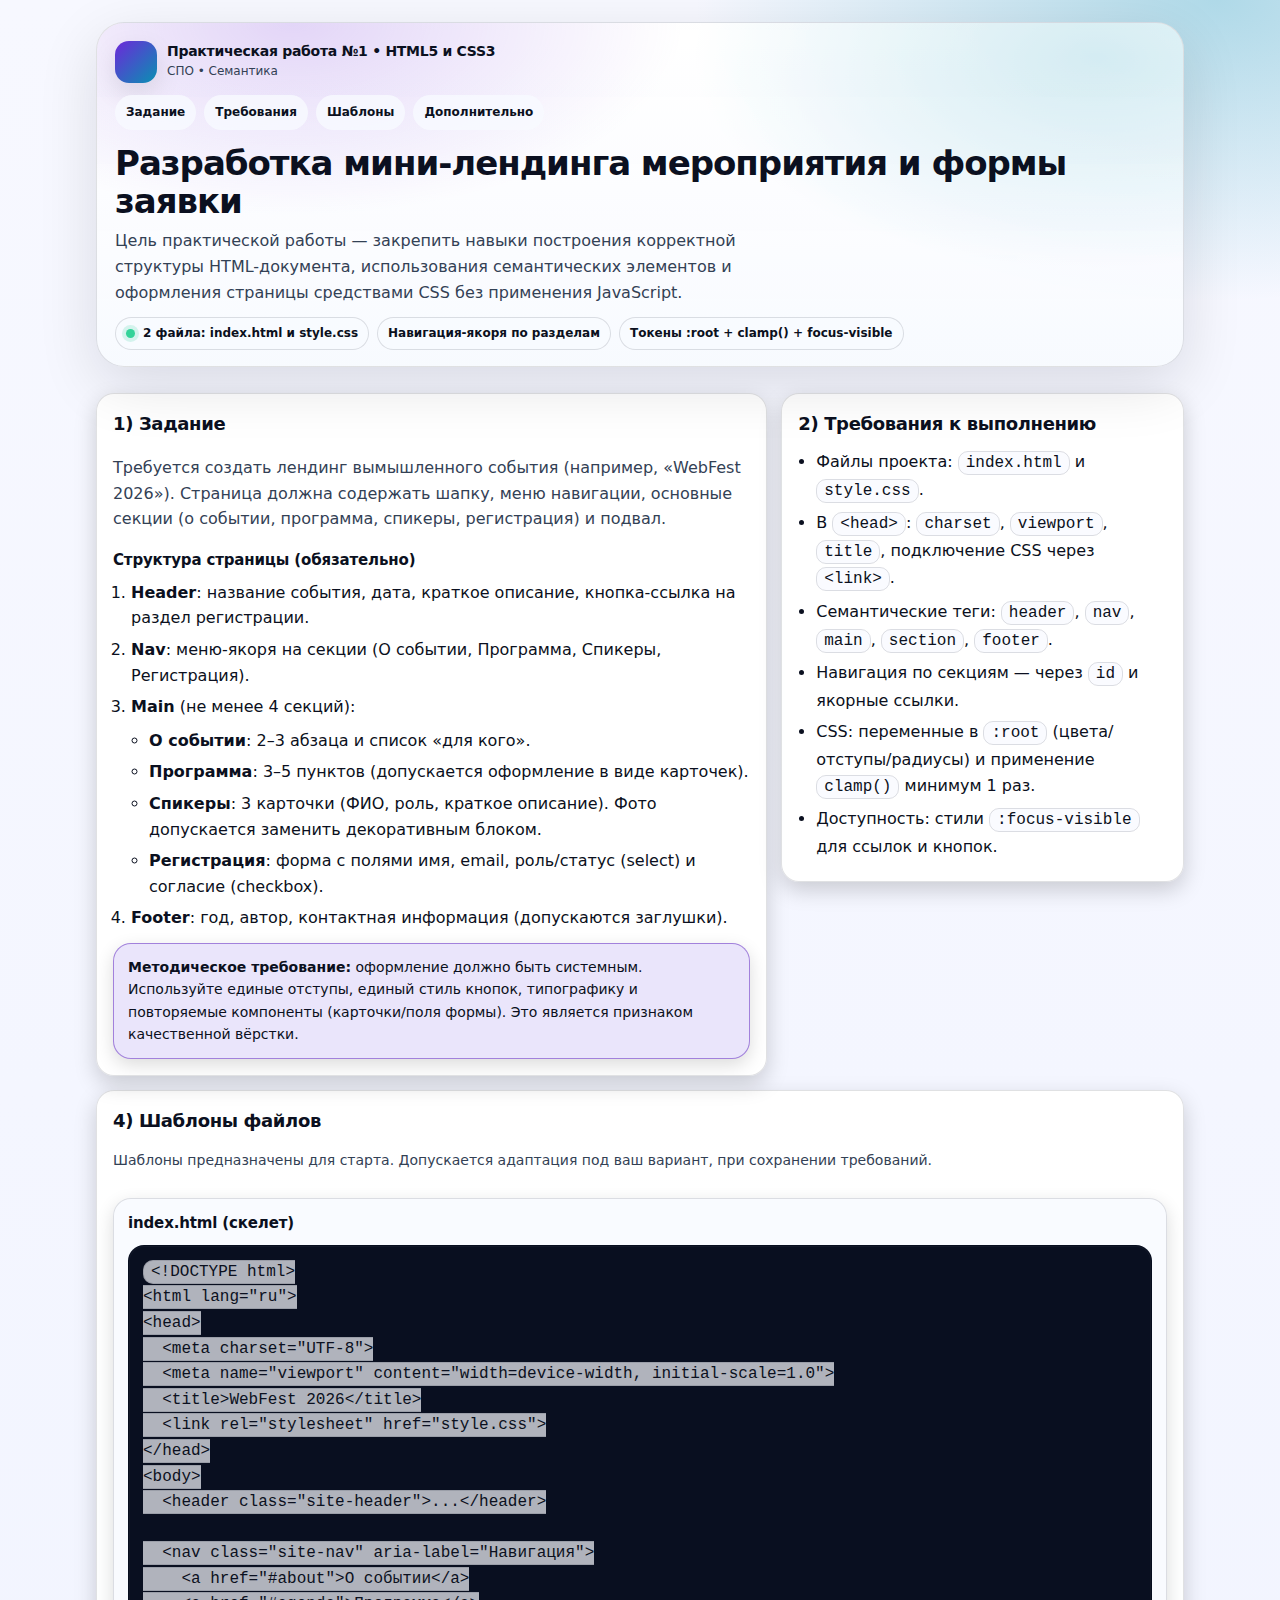
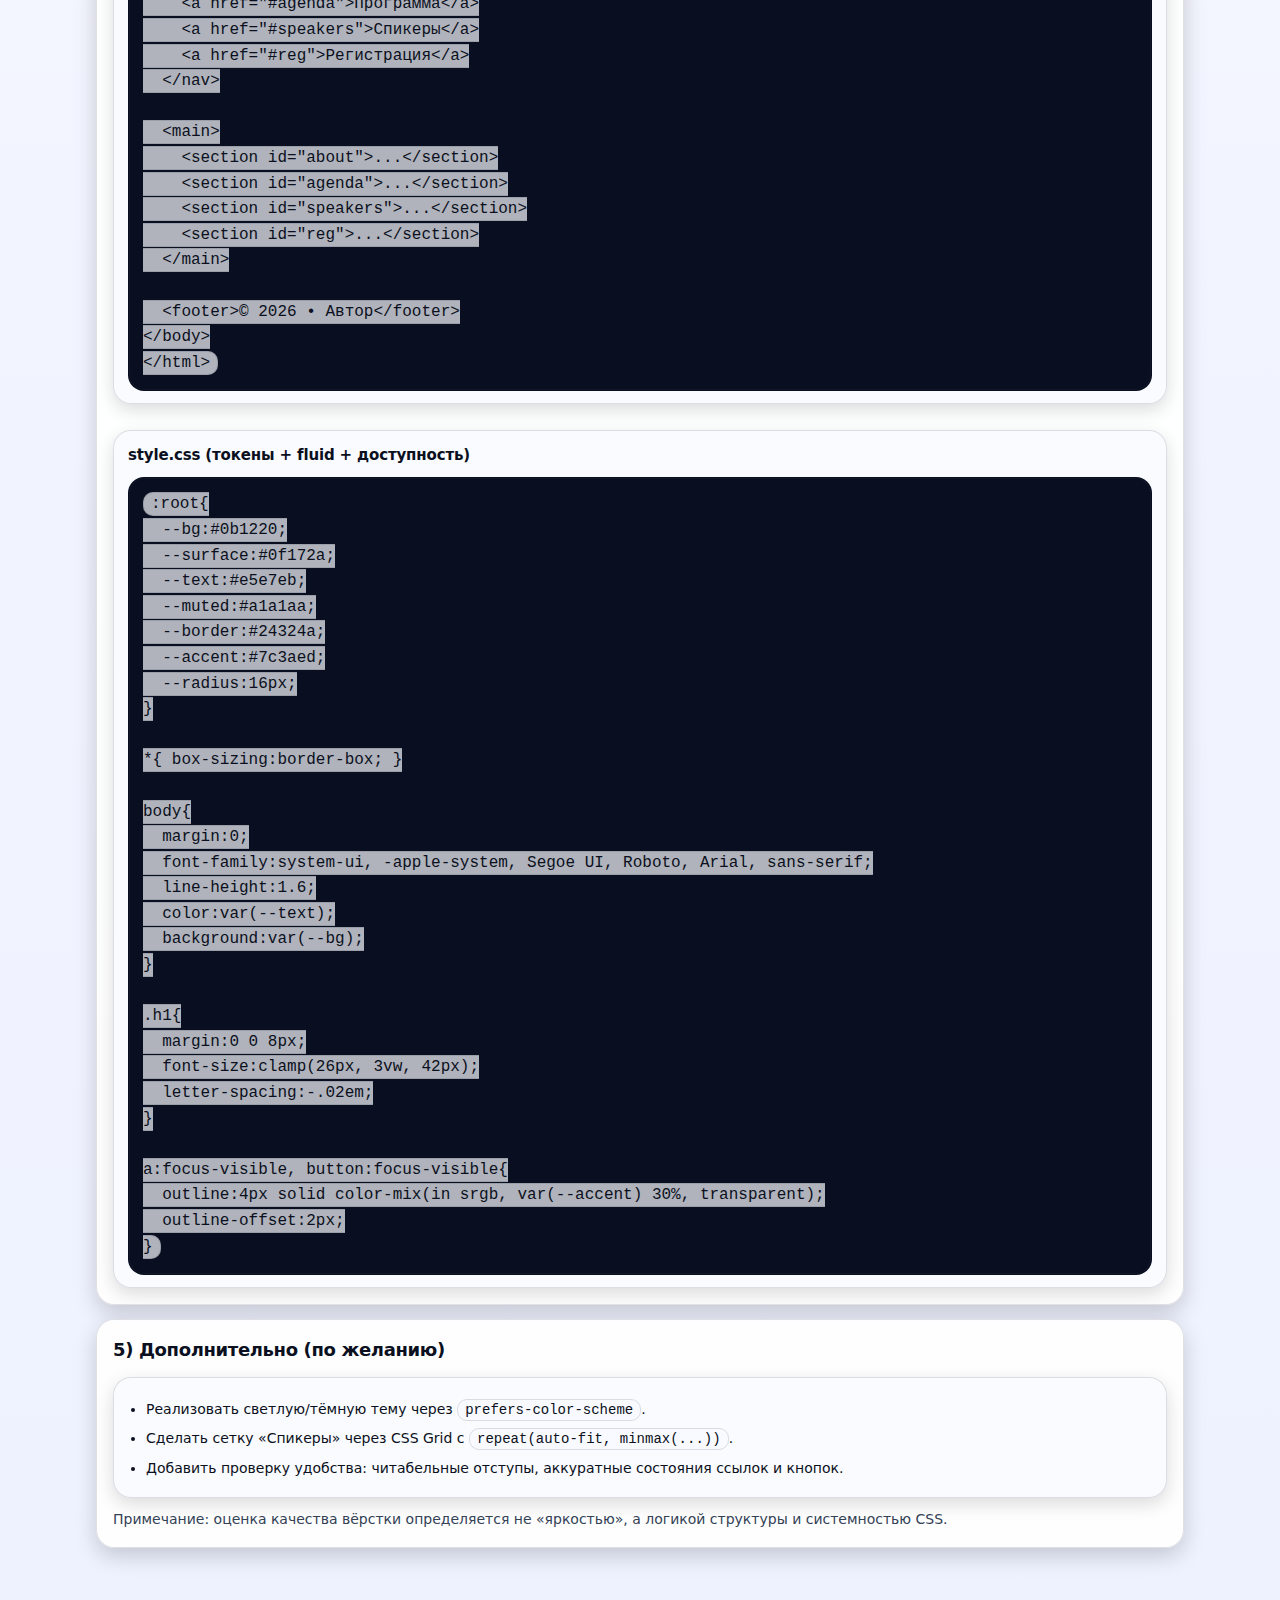
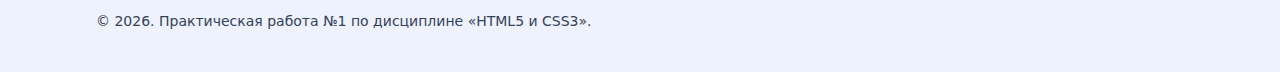
<file: 04.02/Task_1/index.html>
<!doctype html>
<html lang="ru">
  <head>
    <meta charset="UTF-8" />
    <meta name="viewport" content="width=device-width, initial-scale=1.0" />
    <title>Практическая работа №1 — HTML5 и CSS3</title>
    <link rel="stylesheet" href="style.css" />
  </head>
  <body>
    <header>
      <div class="container">
        <section class="hero" aria-label="Практическая работа">
          <div class="hero__inner">
            <div class="meta">
              <div class="brand" aria-label="Идентификатор работы">
                <div class="mark" aria-hidden="true"></div>
                <div class="brand__text">
                  <p class="brand__title">
                    Практическая работа №1 • HTML5 и CSS3
                  </p>
                  <p class="brand__subtitle">СПО • Семантика</p>
                </div>
              </div>
            </div>

            <nav class="nav" aria-label="Оглавление">
              <a href="#task">Задание</a>
              <a href="#req">Требования</a>
              <a href="#templates">Шаблоны</a>
              <a href="#bonus">Дополнительно</a>
            </nav>

            <h1>Разработка мини-лендинга мероприятия и формы заявки</h1>
            <p class="lead">
              Цель практической работы — закрепить навыки построения корректной
              структуры HTML-документа, использования семантических элементов и
              оформления страницы средствами CSS без применения JavaScript.
            </p>

            <div class="pillrow" aria-label="Ключевые требования">
              <span class="pill"
                ><span class="dot" aria-hidden="true"></span>2 файла: index.html
                и style.css</span
              >
              <span class="pill">Навигация-якоря по разделам</span>
              <span class="pill">Токены :root + clamp() + focus-visible</span>
            </div>
          </div>
        </section>
      </div>
    </header>

    <main>
      <div class="container layout">
        <section id="task" class="card">
          <h2>1) Задание</h2>
          <p class="muted">
            Требуется создать лендинг вымышленного события (например, «WebFest
            2026»). Страница должна содержать шапку, меню навигации, основные
            секции (о событии, программа, спикеры, регистрация) и подвал.
          </p>

          <h3>Структура страницы (обязательно)</h3>
          <ol>
            <li>
              <strong>Header</strong>: название события, дата, краткое описание,
              кнопка-ссылка на раздел регистрации.
            </li>
            <li>
              <strong>Nav</strong>: меню-якоря на секции (О событии, Программа,
              Спикеры, Регистрация).
            </li>
            <li>
              <strong>Main</strong> (не менее 4 секций):
              <ul>
                <li>
                  <strong>О событии</strong>: 2–3 абзаца и список «для кого».
                </li>
                <li>
                  <strong>Программа</strong>: 3–5 пунктов (допускается
                  оформление в виде карточек).
                </li>
                <li>
                  <strong>Спикеры</strong>: 3 карточки (ФИО, роль, краткое
                  описание). Фото допускается заменить декоративным блоком.
                </li>
                <li>
                  <strong>Регистрация</strong>: форма с полями имя, email,
                  роль/статус (select) и согласие (checkbox).
                </li>
              </ul>
            </li>
            <li>
              <strong>Footer</strong>: год, автор, контактная информация
              (допускаются заглушки).
            </li>
          </ol>

          <div class="callout callout--accent small">
            <strong>Методическое требование:</strong> оформление должно быть
            системным. Используйте единые отступы, единый стиль кнопок,
            типографику и повторяемые компоненты (карточки/поля формы). Это
            является признаком качественной вёрстки.
          </div>
        </section>

        <aside id="req" class="card">
          <h2>2) Требования к выполнению</h2>
          <ul>
            <li>
              Файлы проекта: <code>index.html</code> и <code>style.css</code>.
            </li>
            <li>
              В <code>&lt;head&gt;</code>: <code>charset</code>,
              <code>viewport</code>, <code>title</code>, подключение CSS через
              <code>&lt;link&gt;</code>.
            </li>
            <li>
              Семантические теги: <code>header</code>, <code>nav</code>,
              <code>main</code>, <code>section</code>, <code>footer</code>.
            </li>
            <li>
              Навигация по секциям — через <code>id</code> и якорные ссылки.
            </li>
            <li>
              CSS: переменные в <code>:root</code> (цвета/отступы/радиусы) и
              применение <code>clamp()</code> минимум 1 раз.
            </li>
            <li>
              Доступность: стили <code>:focus-visible</code> для ссылок и
              кнопок.
            </li>
          </ul>
        </aside>
      </div>

      <div class="container">
        <section id="templates" class="card" style="margin-top: 14px">
          <h2>4) Шаблоны файлов</h2>
          <p class="muted small">
            Шаблоны предназначены для старта. Допускается адаптация под ваш
            вариант, при сохранении требований.
          </p>

          <div class="two" aria-label="Шаблоны кода">
            <div class="callout">
              <h3 style="margin: 0 0 8px">index.html (скелет)</h3>
              <pre><code>&lt;!DOCTYPE html&gt;
&lt;html lang=&quot;ru&quot;&gt;
&lt;head&gt;
  &lt;meta charset=&quot;UTF-8&quot;&gt;
  &lt;meta name=&quot;viewport&quot; content=&quot;width=device-width, initial-scale=1.0&quot;&gt;
  &lt;title&gt;WebFest 2026&lt;/title&gt;
  &lt;link rel=&quot;stylesheet&quot; href=&quot;style.css&quot;&gt;
&lt;/head&gt;
&lt;body&gt;
  &lt;header class=&quot;site-header&quot;&gt;...&lt;/header&gt;

  &lt;nav class=&quot;site-nav&quot; aria-label=&quot;Навигация&quot;&gt;
    &lt;a href=&quot;#about&quot;&gt;О событии&lt;/a&gt;
    &lt;a href=&quot;#agenda&quot;&gt;Программа&lt;/a&gt;
    &lt;a href=&quot;#speakers&quot;&gt;Спикеры&lt;/a&gt;
    &lt;a href=&quot;#reg&quot;&gt;Регистрация&lt;/a&gt;
  &lt;/nav&gt;

  &lt;main&gt;
    &lt;section id=&quot;about&quot;&gt;...&lt;/section&gt;
    &lt;section id=&quot;agenda&quot;&gt;...&lt;/section&gt;
    &lt;section id=&quot;speakers&quot;&gt;...&lt;/section&gt;
    &lt;section id=&quot;reg&quot;&gt;...&lt;/section&gt;
  &lt;/main&gt;

  &lt;footer&gt;© 2026 • Автор&lt;/footer&gt;
&lt;/body&gt;
&lt;/html&gt;</code></pre>
            </div>

            <div class="callout">
              <h3 style="margin: 0 0 8px">
                style.css (токены + fluid + доступность)
              </h3>
              <pre><code>:root{
  --bg:#0b1220;
  --surface:#0f172a;
  --text:#e5e7eb;
  --muted:#a1a1aa;
  --border:#24324a;
  --accent:#7c3aed;
  --radius:16px;
}

*{ box-sizing:border-box; }

body{
  margin:0;
  font-family:system-ui, -apple-system, Segoe UI, Roboto, Arial, sans-serif;
  line-height:1.6;
  color:var(--text);
  background:var(--bg);
}

.h1{
  margin:0 0 8px;
  font-size:clamp(26px, 3vw, 42px);
  letter-spacing:-.02em;
}

a:focus-visible, button:focus-visible{
  outline:4px solid color-mix(in srgb, var(--accent) 30%, transparent);
  outline-offset:2px;
}</code></pre>
            </div>
          </div>
        </section>

        <section id="bonus" class="card" style="margin-top: 14px">
          <h2>5) Дополнительно (по желанию)</h2>
          <div class="callout small">
            <ul>
              <li>
                Реализовать светлую/тёмную тему через
                <code>prefers-color-scheme</code>.
              </li>
              <li>
                Сделать сетку «Спикеры» через CSS Grid с
                <code>repeat(auto-fit, minmax(...))</code>.
              </li>
              <li>
                Добавить проверку удобства: читабельные отступы, аккуратные
                состояния ссылок и кнопок.
              </li>
            </ul>
          </div>
          <p class="muted small" style="margin: 10px 0 0">
            Примечание: оценка качества вёрстки определяется не «яркостью», а
            логикой структуры и системностью CSS.
          </p>
        </section>
      </div>
    </main>

    <footer>
      <div class="container">
        <p class="small">
          © 2026. Практическая работа №1 по дисциплине «HTML5 и CSS3».
        </p>
      </div>
    </footer>
  </body>
</html>
</file>
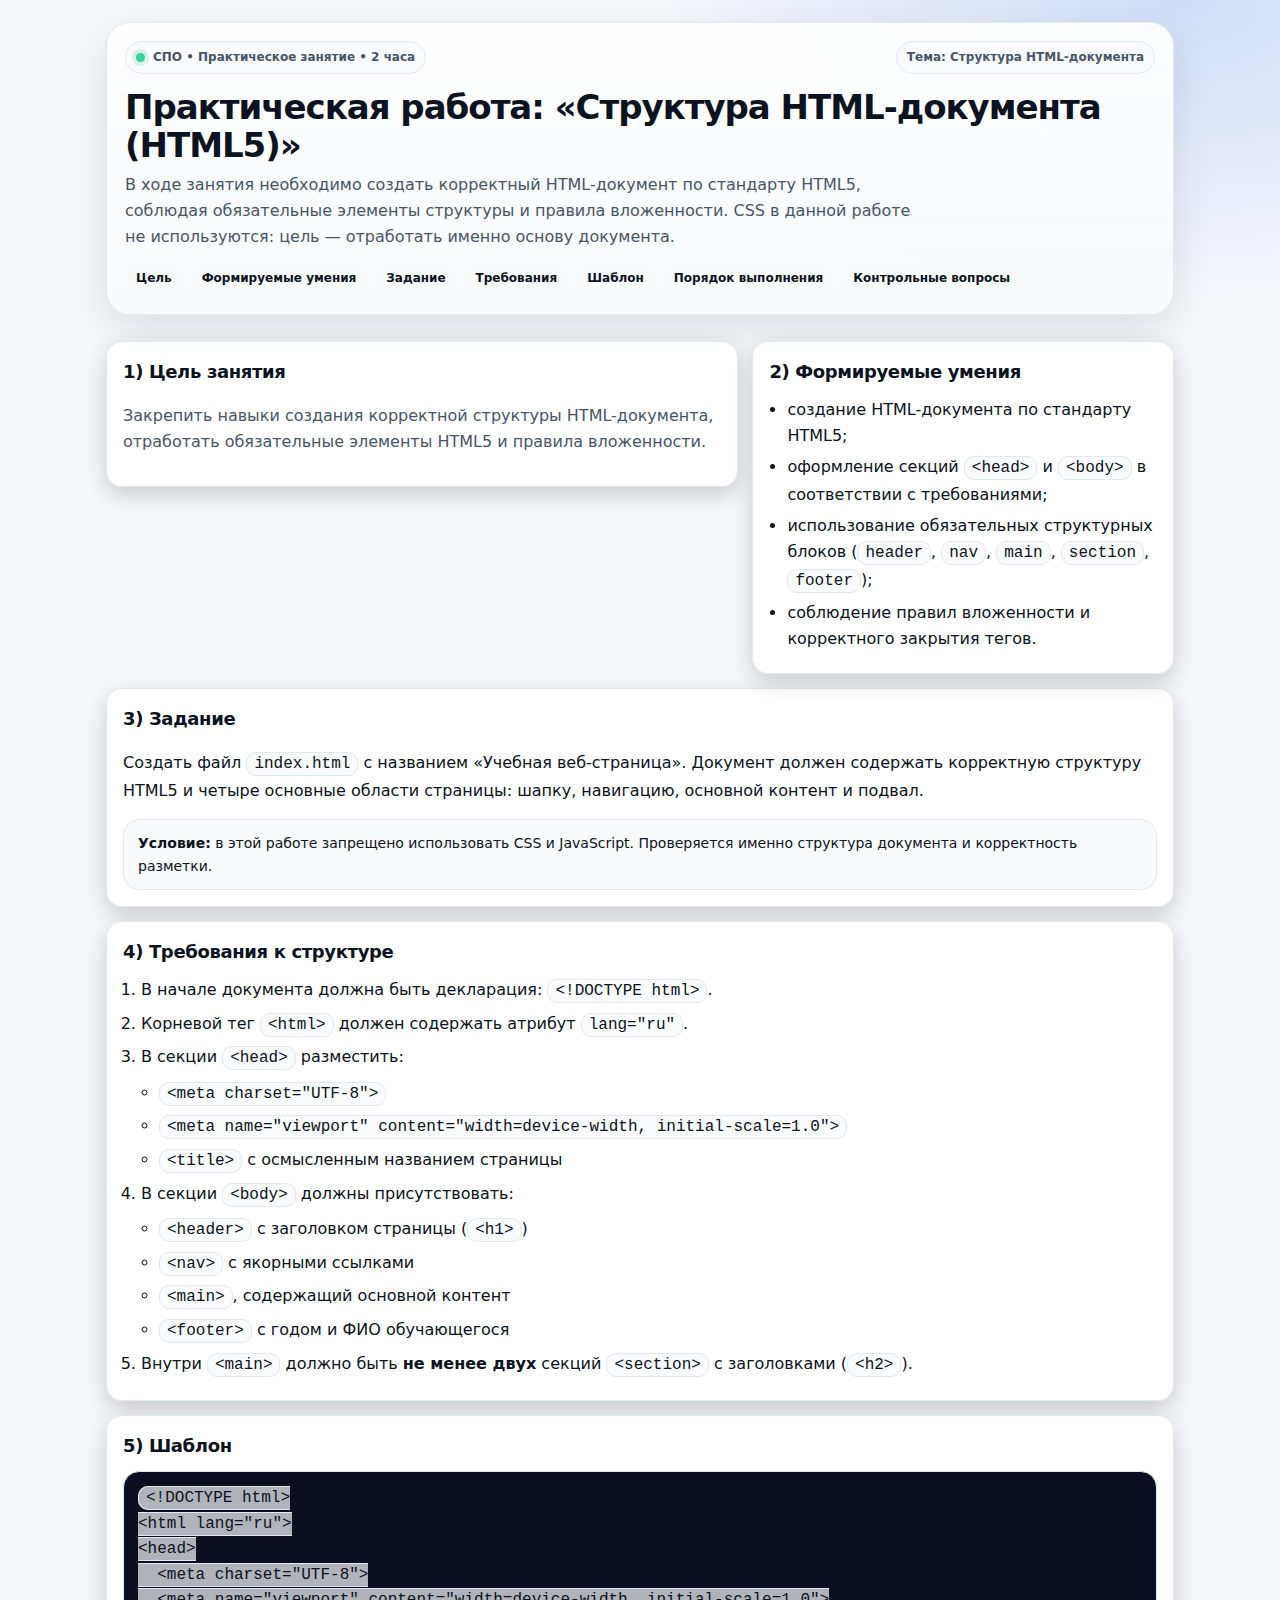
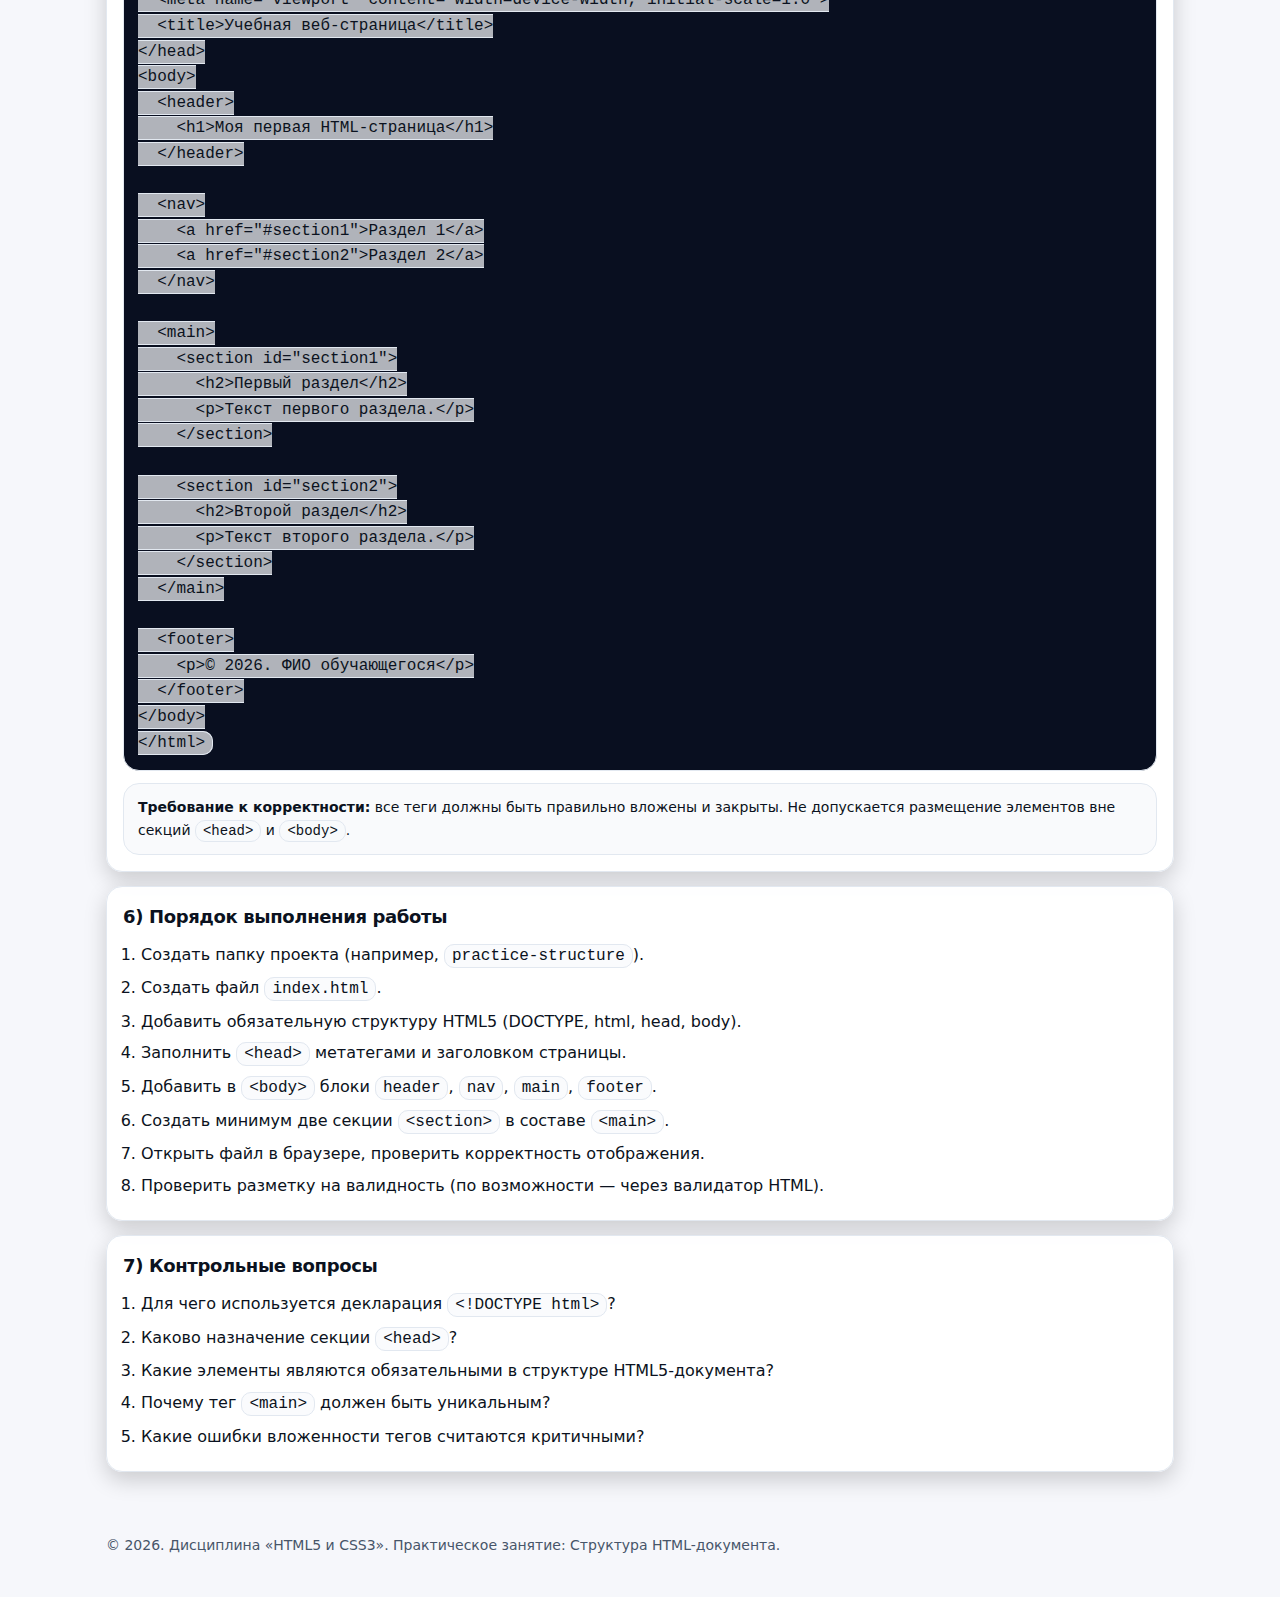
<file: 11.02/Task_2/index.html>
<!doctype html>
<html lang="ru">
  <head>
    <meta charset="UTF-8" />
    <meta name="viewport" content="width=device-width, initial-scale=1.0" />
    <title>Практическое занятие — Структура HTML-документа</title>
    <link rel="stylesheet" href="style.css" />
  </head>
  <body>
    <header>
      <div class="container">
        <section class="hero" aria-label="Практическое занятие">
          <div class="hero__inner">
            <div class="meta">
              <span class="badge"
                ><span class="dot" aria-hidden="true"></span>СПО • Практическое
                занятие • 2 часа</span
              >
              <span class="badge">Тема: Структура HTML-документа</span>
            </div>

            <h1>Практическая работа: «Структура HTML-документа (HTML5)»</h1>
            <p class="lead">
              В ходе занятия необходимо создать корректный HTML-документ по
              стандарту HTML5, соблюдая обязательные элементы структуры и
              правила вложенности. CSS в данной работе не используются: цель —
              отработать именно основу документа.
            </p>

            <nav class="toc" aria-label="Навигация по странице">
              <a href="#goal">Цель</a>
              <a href="#skills">Формируемые умения</a>
              <a href="#task">Задание</a>
              <a href="#requirements">Требования</a>
              <a href="#template">Шаблон</a>
              <a href="#steps">Порядок выполнения</a>
              <a href="#questions">Контрольные вопросы</a>
            </nav>
          </div>
        </section>
      </div>
    </header>

    <main>
      <div class="container layout">
        <section class="card" id="goal">
          <h2>1) Цель занятия</h2>
          <p class="muted">
            Закрепить навыки создания корректной структуры HTML-документа,
            отработать обязательные элементы HTML5 и правила вложенности.
          </p>
        </section>

        <section class="card" id="skills" style="margin-bottom: 14px">
          <h2>2) Формируемые умения</h2>
          <ul>
            <li>создание HTML-документа по стандарту HTML5;</li>
            <li>
              оформление секций <code>&lt;head&gt;</code> и
              <code>&lt;body&gt;</code> в соответствии с требованиями;
            </li>
            <li>
              использование обязательных структурных блоков
              (<code>header</code>, <code>nav</code>, <code>main</code>,
              <code>section</code>, <code>footer</code>);
            </li>
            <li>соблюдение правил вложенности и корректного закрытия тегов.</li>
          </ul>
        </section>
      </div>

      <div class="container">
        <section class="card" id="task">
          <h2>3) Задание</h2>
          <p>
            Создать файл <code>index.html</code> с названием «Учебная
            веб-страница». Документ должен содержать корректную структуру HTML5
            и четыре основные области страницы: шапку, навигацию, основной
            контент и подвал.
          </p>

          <div class="callout small">
            <strong>Условие:</strong> в этой работе запрещено использовать CSS и
            JavaScript. Проверяется именно структура документа и корректность
            разметки.
          </div>
        </section>

        <section class="card" id="requirements" style="margin-top: 14px">
          <h2>4) Требования к структуре</h2>
          <ol>
            <li>
              В начале документа должна быть декларация:
              <code>&lt;!DOCTYPE html&gt;</code>.
            </li>
            <li>
              Корневой тег <code>&lt;html&gt;</code> должен содержать атрибут
              <code>lang="ru"</code>.
            </li>
            <li>
              В секции <code>&lt;head&gt;</code> разместить:
              <ul>
                <li><code>&lt;meta charset="UTF-8"&gt;</code></li>
                <li>
                  <code
                    >&lt;meta name="viewport" content="width=device-width,
                    initial-scale=1.0"&gt;</code
                  >
                </li>
                <li>
                  <code>&lt;title&gt;</code> с осмысленным названием страницы
                </li>
              </ul>
            </li>
            <li>
              В секции <code>&lt;body&gt;</code> должны присутствовать:
              <ul>
                <li>
                  <code>&lt;header&gt;</code> с заголовком страницы
                  (<code>&lt;h1&gt;</code>)
                </li>
                <li><code>&lt;nav&gt;</code> с якорными ссылками</li>
                <li><code>&lt;main&gt;</code>, содержащий основной контент</li>
                <li><code>&lt;footer&gt;</code> с годом и ФИО обучающегося</li>
              </ul>
            </li>
            <li>
              Внутри <code>&lt;main&gt;</code> должно быть
              <strong>не менее двух</strong> секций
              <code>&lt;section&gt;</code> с заголовками
              (<code>&lt;h2&gt;</code>).
            </li>
          </ol>
        </section>

        <section class="card" id="template" style="margin-top: 14px">
          <h2>5) Шаблон</h2>
          <pre><code>&lt;!DOCTYPE html&gt;
&lt;html lang="ru"&gt;
&lt;head&gt;
  &lt;meta charset="UTF-8"&gt;
  &lt;meta name="viewport" content="width=device-width, initial-scale=1.0"&gt;
  &lt;title&gt;Учебная веб-страница&lt;/title&gt;
&lt;/head&gt;
&lt;body&gt;
  &lt;header&gt;
    &lt;h1&gt;Моя первая HTML-страница&lt;/h1&gt;
  &lt;/header&gt;

  &lt;nav&gt;
    &lt;a href="#section1"&gt;Раздел 1&lt;/a&gt;
    &lt;a href="#section2"&gt;Раздел 2&lt;/a&gt;
  &lt;/nav&gt;

  &lt;main&gt;
    &lt;section id="section1"&gt;
      &lt;h2&gt;Первый раздел&lt;/h2&gt;
      &lt;p&gt;Текст первого раздела.&lt;/p&gt;
    &lt;/section&gt;

    &lt;section id="section2"&gt;
      &lt;h2&gt;Второй раздел&lt;/h2&gt;
      &lt;p&gt;Текст второго раздела.&lt;/p&gt;
    &lt;/section&gt;
  &lt;/main&gt;

  &lt;footer&gt;
    &lt;p&gt;© 2026. ФИО обучающегося&lt;/p&gt;
  &lt;/footer&gt;
&lt;/body&gt;
&lt;/html&gt;</code></pre>

          <div class="callout small">
            <strong>Требование к корректности:</strong> все теги должны быть
            правильно вложены и закрыты. Не допускается размещение элементов вне
            секций <code>&lt;head&gt;</code> и <code>&lt;body&gt;</code>.
          </div>
        </section>

        <section class="card" id="steps" style="margin-top: 14px">
          <h2>6) Порядок выполнения работы</h2>
          <ol>
            <li>
              Создать папку проекта (например, <code>practice-structure</code>).
            </li>
            <li>Создать файл <code>index.html</code>.</li>
            <li>
              Добавить обязательную структуру HTML5 (DOCTYPE, html, head, body).
            </li>
            <li>
              Заполнить <code>&lt;head&gt;</code> метатегами и заголовком
              страницы.
            </li>
            <li>
              Добавить в <code>&lt;body&gt;</code> блоки <code>header</code>,
              <code>nav</code>, <code>main</code>, <code>footer</code>.
            </li>
            <li>
              Создать минимум две секции <code>&lt;section&gt;</code> в составе
              <code>&lt;main&gt;</code>.
            </li>
            <li>
              Открыть файл в браузере, проверить корректность отображения.
            </li>
            <li>
              Проверить разметку на валидность (по возможности — через валидатор
              HTML).
            </li>
          </ol>
        </section>
        <section class="card" id="questions" style="margin-top: 14px">
          <h2>7) Контрольные вопросы</h2>
          <ol>
            <li>
              Для чего используется декларация
              <code>&lt;!DOCTYPE html&gt;</code>?
            </li>
            <li>Каково назначение секции <code>&lt;head&gt;</code>?</li>
            <li>
              Какие элементы являются обязательными в структуре HTML5-документа?
            </li>
            <li>
              Почему тег <code>&lt;main&gt;</code> должен быть уникальным?
            </li>
            <li>Какие ошибки вложенности тегов считаются критичными?</li>
          </ol>
        </section>
      </div>
    </main>

    <footer>
      <div class="container">
        <p class="small">
          © 2026. Дисциплина «HTML5 и CSS3». Практическое занятие: Структура
          HTML-документа.
        </p>
      </div>
    </footer>
  </body>
</html>
</file>
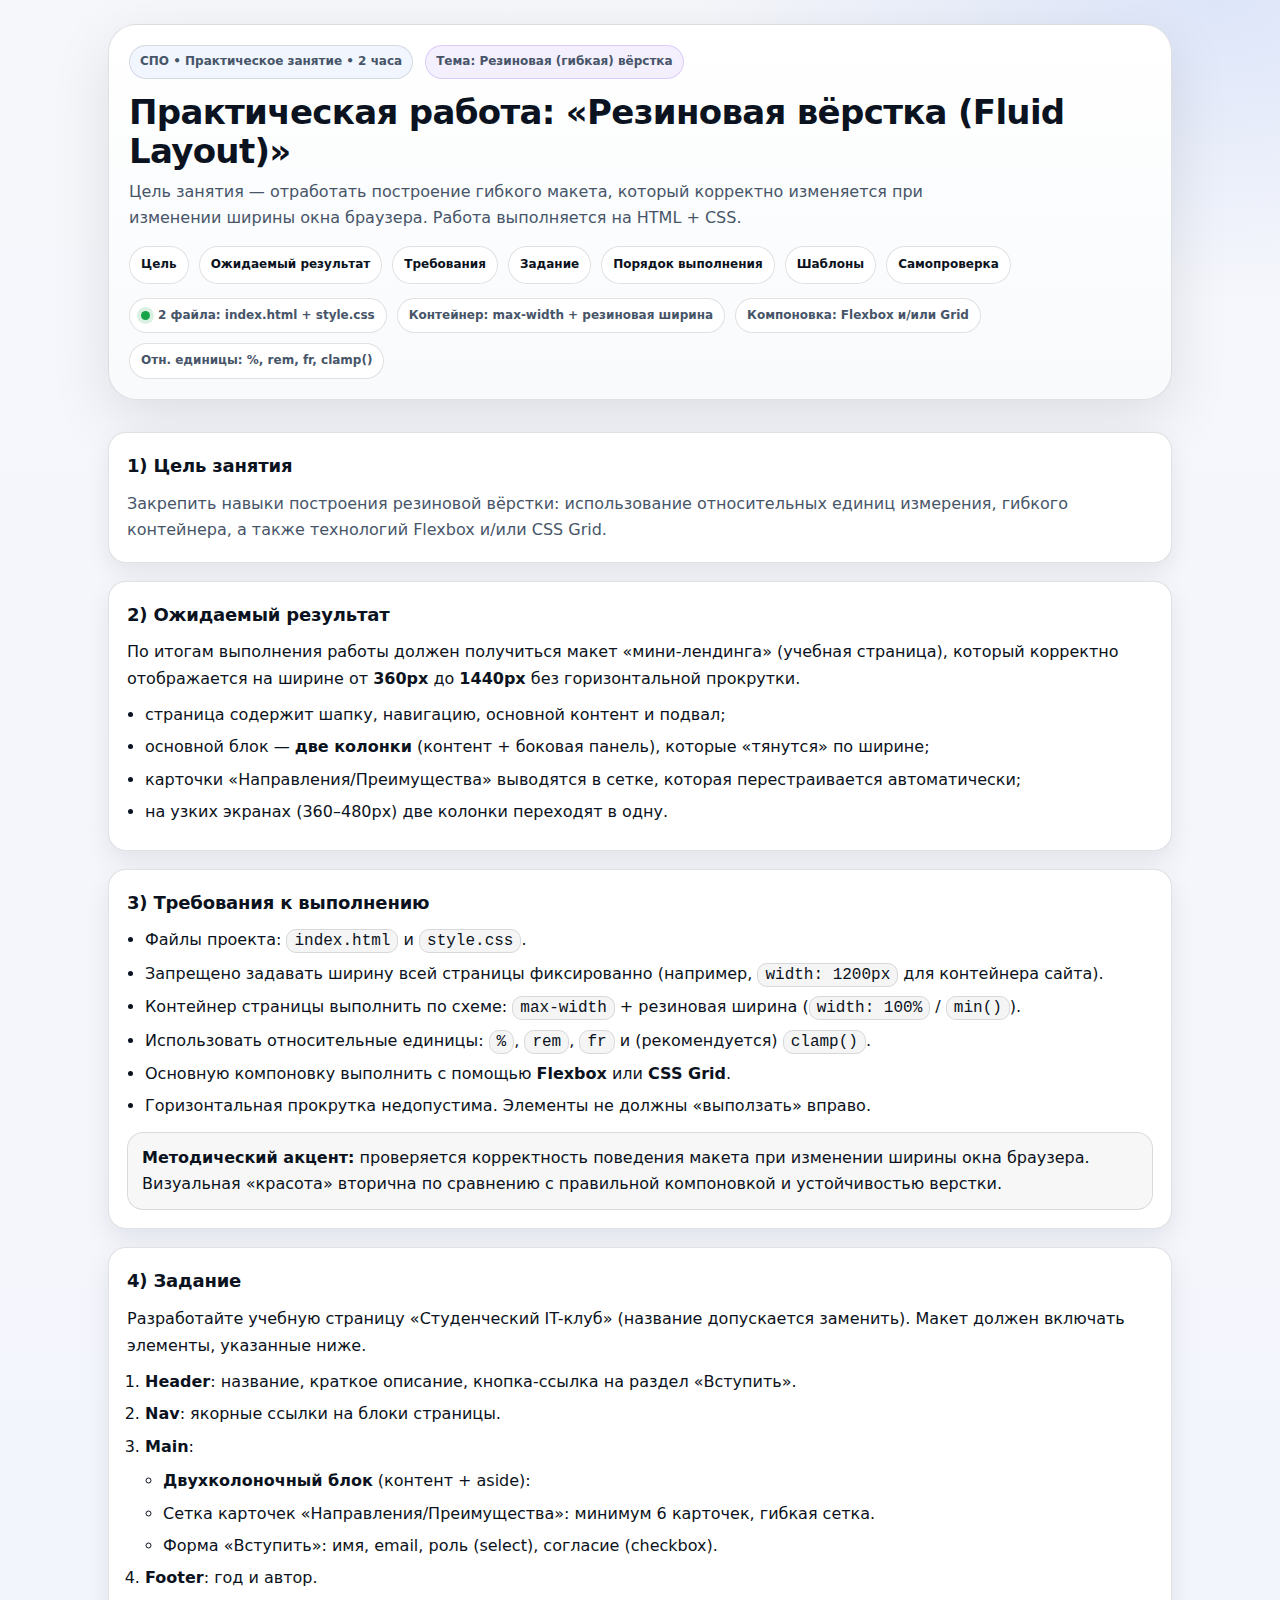
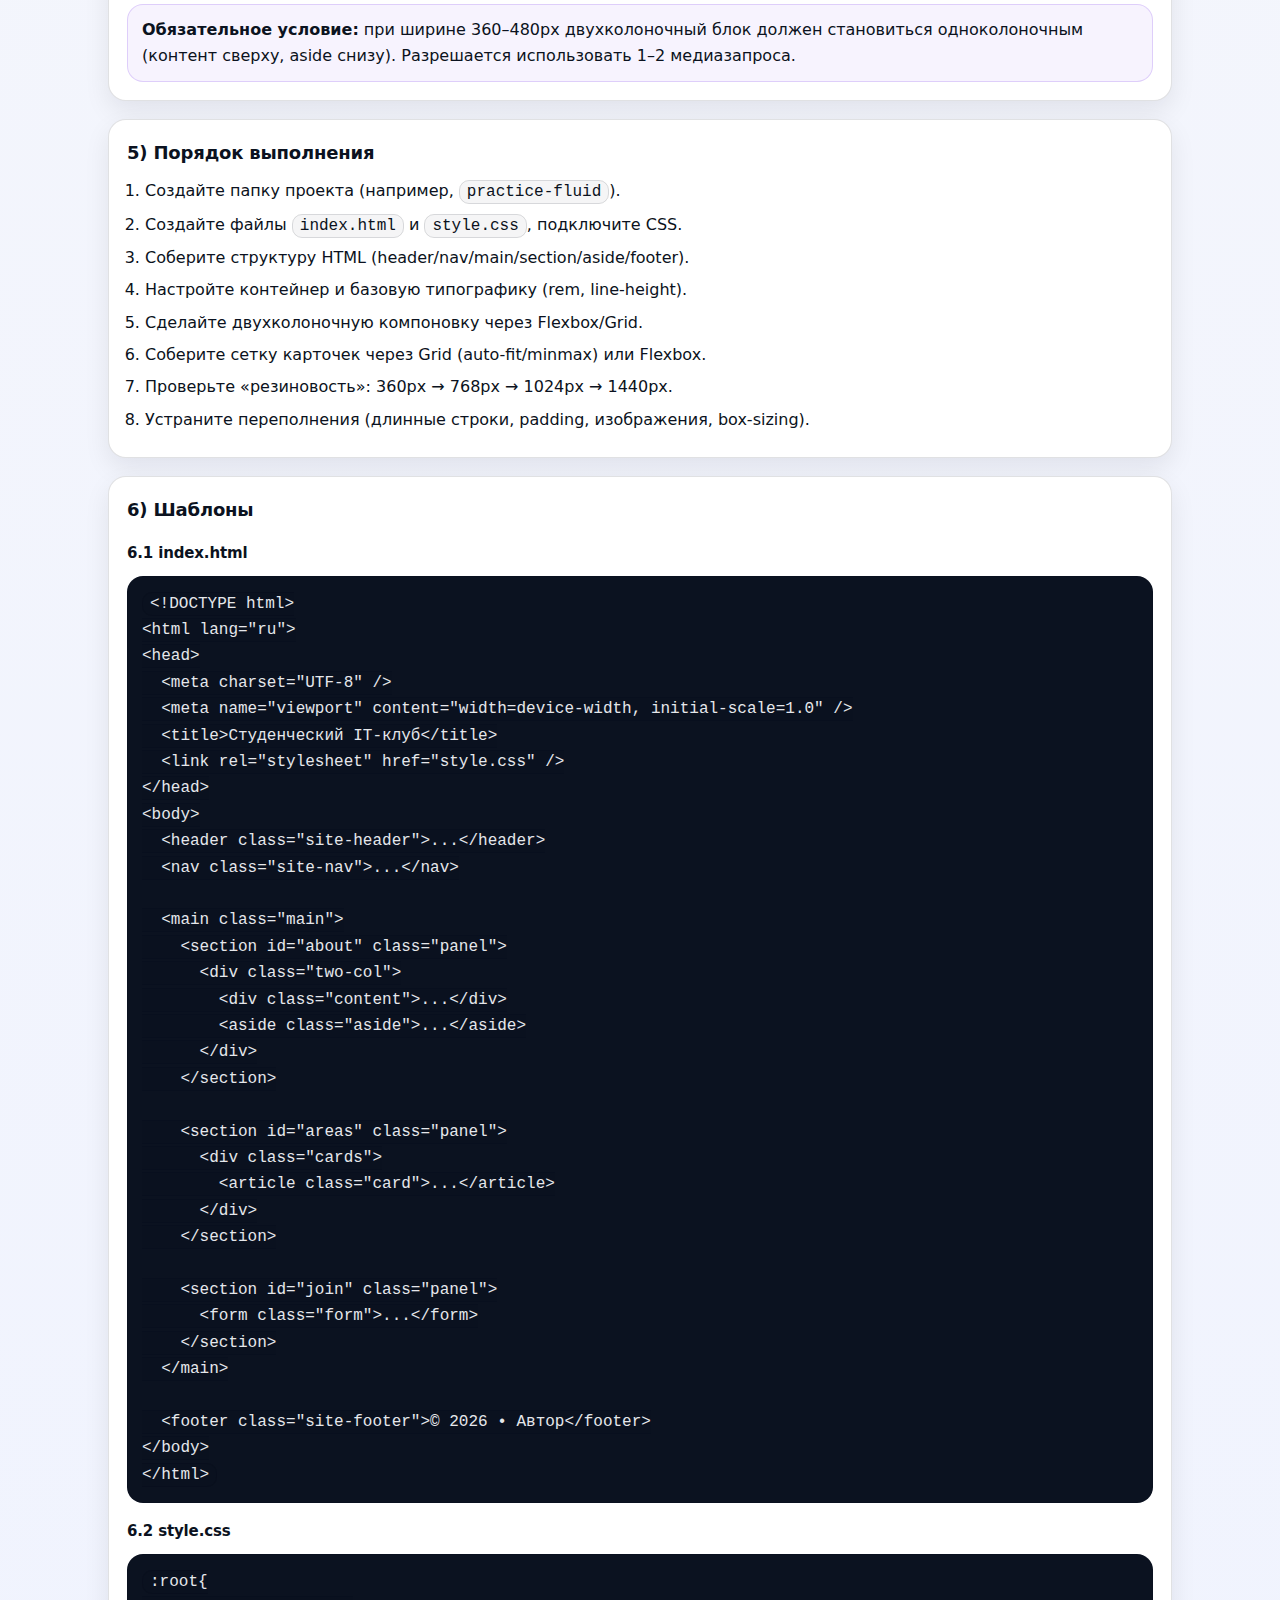
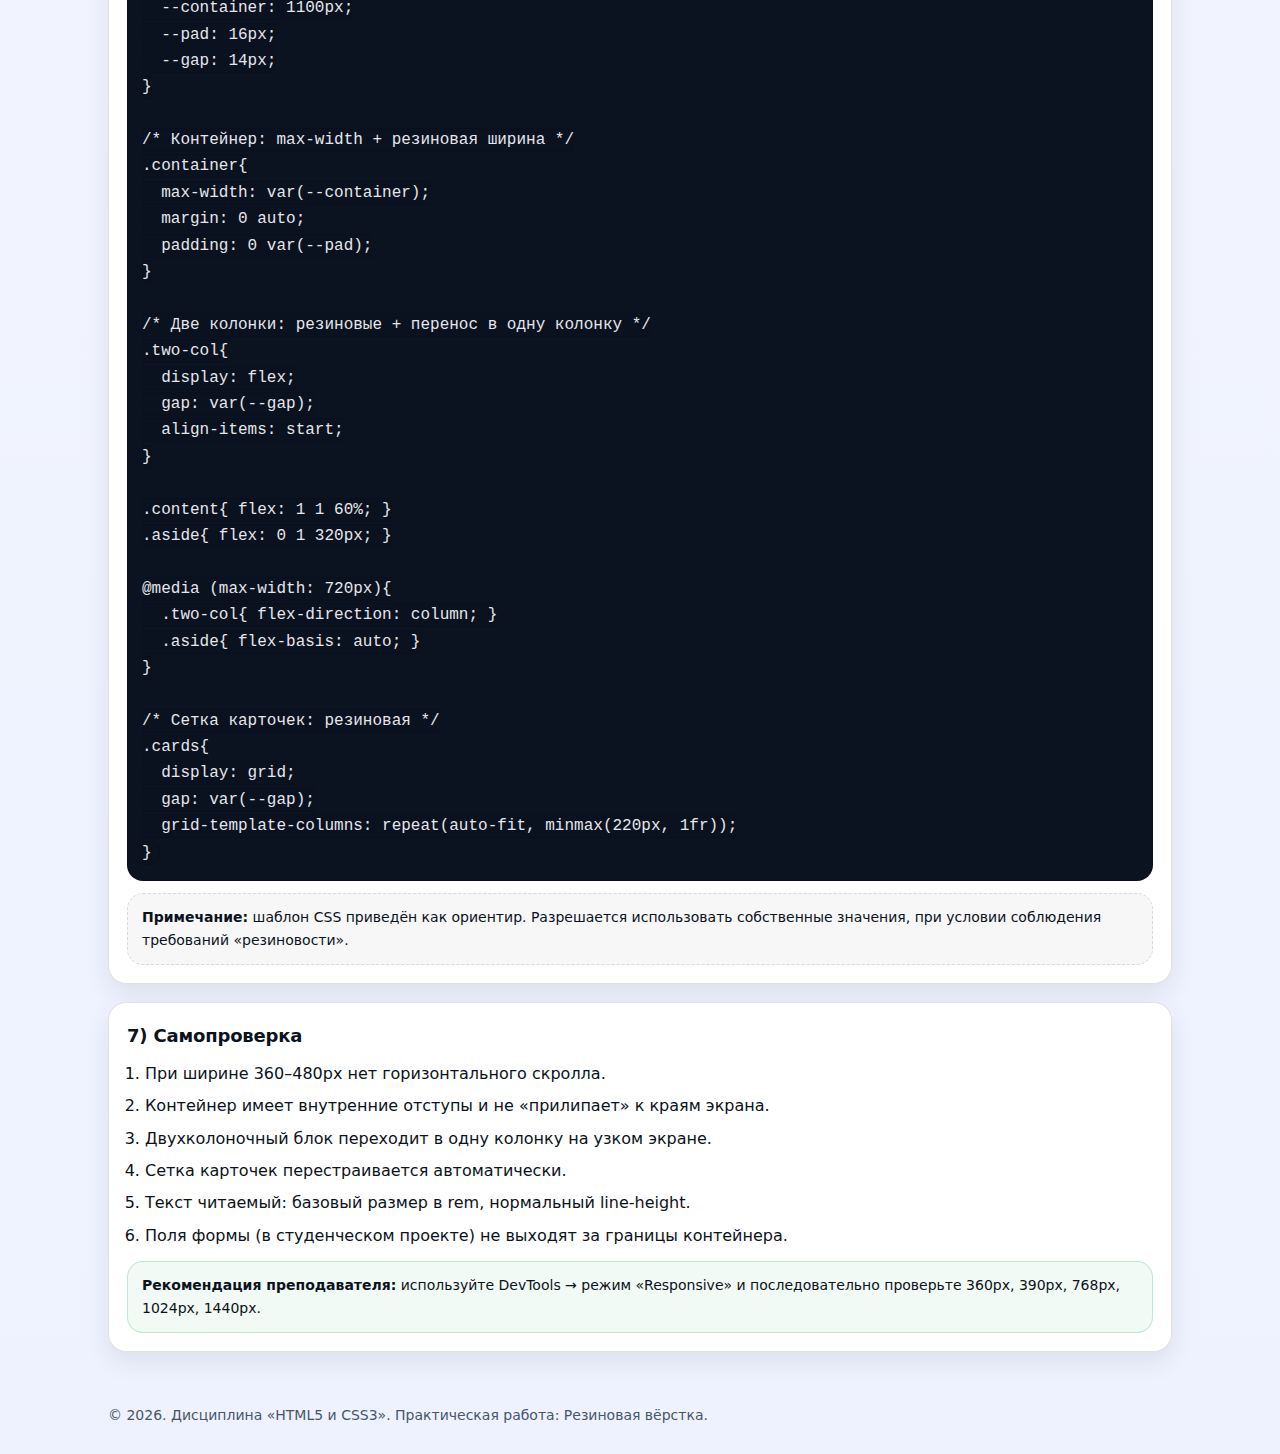
<file: 12.02/Task_3/index.html>
<!doctype html>
<html lang="ru">
  <head>
    <meta charset="UTF-8" />
    <meta name="viewport" content="width=device-width, initial-scale=1.0" />
    <title>Практическое занятие — Резиновая вёрстка</title>
    <link rel="stylesheet" href="style.css" />
  </head>
  <body>
    <a class="skip" href="#content">Перейти к содержимому</a>

    <header class="page-header">
      <div class="container">
        <section class="hero" aria-label="Практическое занятие">
          <div class="hero__meta">
            <span class="badge">СПО • Практическое занятие • 2 часа</span>
            <span class="badge badge--accent"
              >Тема: Резиновая (гибкая) вёрстка</span
            >
          </div>

          <h1 class="hero__title">
            Практическая работа: «Резиновая вёрстка (Fluid Layout)»
          </h1>
          <p class="hero__lead">
            Цель занятия — отработать построение гибкого макета, который
            корректно изменяется при изменении ширины окна браузера. Работа
            выполняется на HTML + CSS.
          </p>

          <nav class="toc" aria-label="Навигация по странице">
            <a class="toc__link" href="#goal">Цель</a>
            <a class="toc__link" href="#result">Ожидаемый результат</a>
            <a class="toc__link" href="#requirements">Требования</a>
            <a class="toc__link" href="#task">Задание</a>
            <a class="toc__link" href="#steps">Порядок выполнения</a>
            <a class="toc__link" href="#starter">Шаблоны</a>
            <a class="toc__link" href="#check">Самопроверка</a>
          </nav>

          <div class="hero__pills" aria-label="Ключевые требования">
            <span class="pill"
              ><span class="dot" aria-hidden="true"></span>2 файла: index.html +
              style.css</span
            >
            <span class="pill">Контейнер: max-width + резиновая ширина</span>
            <span class="pill">Компоновка: Flexbox и/или Grid</span>
            <span class="pill">Отн. единицы: %, rem, fr, clamp()</span>
          </div>
        </section>
      </div>
    </header>

    <main class="page-main" id="content">
      <div class="container stack">
        <section class="card" id="goal">
          <h2 class="card__title">1) Цель занятия</h2>
          <p class="muted">
            Закрепить навыки построения резиновой вёрстки: использование
            относительных единиц измерения, гибкого контейнера, а также
            технологий Flexbox и/или CSS Grid.
          </p>
        </section>

        <section class="card" id="result">
          <h2 class="card__title">2) Ожидаемый результат</h2>
          <p>
            По итогам выполнения работы должен получиться макет «мини-лендинга»
            (учебная страница), который корректно отображается на ширине от
            <strong>360px</strong> до <strong>1440px</strong>
            без горизонтальной прокрутки.
          </p>
          <ul>
            <li>
              страница содержит шапку, навигацию, основной контент и подвал;
            </li>
            <li>
              основной блок — <strong>две колонки</strong> (контент + боковая
              панель), которые «тянутся» по ширине;
            </li>
            <li>
              карточки «Направления/Преимущества» выводятся в сетке, которая
              перестраивается автоматически;
            </li>
            <li>на узких экранах (360–480px) две колонки переходят в одну.</li>
          </ul>
        </section>

        <section class="card" id="requirements">
          <h2 class="card__title">3) Требования к выполнению</h2>
          <ul>
            <li>
              Файлы проекта: <code>index.html</code> и <code>style.css</code>.
            </li>
            <li>
              Запрещено задавать ширину всей страницы фиксированно (например,
              <code>width: 1200px</code> для контейнера сайта).
            </li>
            <li>
              Контейнер страницы выполнить по схеме: <code>max-width</code> +
              резиновая ширина (<code>width: 100%</code> / <code>min()</code>).
            </li>
            <li>
              Использовать относительные единицы: <code>%</code>,
              <code>rem</code>, <code>fr</code> и (рекомендуется)
              <code>clamp()</code>.
            </li>
            <li>
              Основную компоновку выполнить с помощью
              <strong>Flexbox</strong> или <strong>CSS Grid</strong>.
            </li>
            <li>
              Горизонтальная прокрутка недопустима. Элементы не должны
              «выползать» вправо.
            </li>
          </ul>
          <div class="callout">
            <strong>Методический акцент:</strong> проверяется корректность
            поведения макета при изменении ширины окна браузера. Визуальная
            «красота» вторична по сравнению с правильной компоновкой и
            устойчивостью верстки.
          </div>
        </section>

        <section class="card" id="task">
          <h2 class="card__title">4) Задание</h2>
          <p>
            Разработайте учебную страницу «Студенческий IT-клуб» (название
            допускается заменить). Макет должен включать элементы, указанные
            ниже.
          </p>
          <ol>
            <li>
              <strong>Header</strong>: название, краткое описание, кнопка-ссылка
              на раздел «Вступить».
            </li>
            <li><strong>Nav</strong>: якорные ссылки на блоки страницы.</li>
            <li>
              <strong>Main</strong>:
              <ul>
                <li><strong>Двухколоночный блок</strong> (контент + aside):</li>
                <li>
                  Сетка карточек «Направления/Преимущества»: минимум 6 карточек,
                  гибкая сетка.
                </li>
                <li>
                  Форма «Вступить»: имя, email, роль (select), согласие
                  (checkbox).
                </li>
              </ul>
            </li>
            <li><strong>Footer</strong>: год и автор.</li>
          </ol>

          <div class="callout callout--accent">
            <strong>Обязательное условие:</strong> при ширине 360–480px
            двухколоночный блок должен становиться одноколоночным (контент
            сверху, aside снизу). Разрешается использовать 1–2 медиазапроса.
          </div>
        </section>

        <section class="card" id="steps">
          <h2 class="card__title">5) Порядок выполнения</h2>
          <ol>
            <li>
              Создайте папку проекта (например, <code>practice-fluid</code>).
            </li>
            <li>
              Создайте файлы <code>index.html</code> и <code>style.css</code>,
              подключите CSS.
            </li>
            <li>
              Соберите структуру HTML (header/nav/main/section/aside/footer).
            </li>
            <li>
              Настройте контейнер и базовую типографику (rem, line-height).
            </li>
            <li>Сделайте двухколоночную компоновку через Flexbox/Grid.</li>
            <li>
              Соберите сетку карточек через Grid (auto-fit/minmax) или Flexbox.
            </li>
            <li>Проверьте «резиновость»: 360px → 768px → 1024px → 1440px.</li>
            <li>
              Устраните переполнения (длинные строки, padding, изображения,
              box-sizing).
            </li>
          </ol>
        </section>

        <section class="card" id="starter">
          <h2 class="card__title">6) Шаблоны</h2>

          <h3 class="card__subtitle">6.1 index.html</h3>
          <pre><code>&lt;!DOCTYPE html&gt;
&lt;html lang=&quot;ru&quot;&gt;
&lt;head&gt;
  &lt;meta charset=&quot;UTF-8&quot; /&gt;
  &lt;meta name=&quot;viewport&quot; content=&quot;width=device-width, initial-scale=1.0&quot; /&gt;
  &lt;title&gt;Студенческий IT-клуб&lt;/title&gt;
  &lt;link rel=&quot;stylesheet&quot; href=&quot;style.css&quot; /&gt;
&lt;/head&gt;
&lt;body&gt;
  &lt;header class=&quot;site-header&quot;&gt;...&lt;/header&gt;
  &lt;nav class=&quot;site-nav&quot;&gt;...&lt;/nav&gt;

  &lt;main class=&quot;main&quot;&gt;
    &lt;section id=&quot;about&quot; class=&quot;panel&quot;&gt;
      &lt;div class=&quot;two-col&quot;&gt;
        &lt;div class=&quot;content&quot;&gt;...&lt;/div&gt;
        &lt;aside class=&quot;aside&quot;&gt;...&lt;/aside&gt;
      &lt;/div&gt;
    &lt;/section&gt;

    &lt;section id=&quot;areas&quot; class=&quot;panel&quot;&gt;
      &lt;div class=&quot;cards&quot;&gt;
        &lt;article class=&quot;card&quot;&gt;...&lt;/article&gt;
      &lt;/div&gt;
    &lt;/section&gt;

    &lt;section id=&quot;join&quot; class=&quot;panel&quot;&gt;
      &lt;form class=&quot;form&quot;&gt;...&lt;/form&gt;
    &lt;/section&gt;
  &lt;/main&gt;

  &lt;footer class=&quot;site-footer&quot;&gt;© 2026 • Автор&lt;/footer&gt;
&lt;/body&gt;
&lt;/html&gt;</code></pre>

          <h3 class="card__subtitle">6.2 style.css</h3>
          <pre><code>:root{
  --container: 1100px;
  --pad: 16px;
  --gap: 14px;
}

/* Контейнер: max-width + резиновая ширина */
.container{
  max-width: var(--container);
  margin: 0 auto;
  padding: 0 var(--pad);
}

/* Две колонки: резиновые + перенос в одну колонку */
.two-col{
  display: flex;
  gap: var(--gap);
  align-items: start;
}

.content{ flex: 1 1 60%; }
.aside{ flex: 0 1 320px; }

@media (max-width: 720px){
  .two-col{ flex-direction: column; }
  .aside{ flex-basis: auto; }
}

/* Сетка карточек: резиновая */
.cards{
  display: grid;
  gap: var(--gap);
  grid-template-columns: repeat(auto-fit, minmax(220px, 1fr));
}</code></pre>

          <div class="callout callout--note small">
            <strong>Примечание:</strong> шаблон CSS приведён как ориентир.
            Разрешается использовать собственные значения, при условии
            соблюдения требований «резиновости».
          </div>
        </section>

        <section class="card" id="check">
          <h2 class="card__title">7) Самопроверка</h2>
          <ol>
            <li>При ширине 360–480px нет горизонтального скролла.</li>
            <li>
              Контейнер имеет внутренние отступы и не «прилипает» к краям
              экрана.
            </li>
            <li>
              Двухколоночный блок переходит в одну колонку на узком экране.
            </li>
            <li>Сетка карточек перестраивается автоматически.</li>
            <li>
              Текст читаемый: базовый размер в rem, нормальный line-height.
            </li>
            <li>
              Поля формы (в студенческом проекте) не выходят за границы
              контейнера.
            </li>
          </ol>

          <div class="callout callout--success small">
            <strong>Рекомендация преподавателя:</strong> используйте DevTools →
            режим «Responsive» и последовательно проверьте 360px, 390px, 768px,
            1024px, 1440px.
          </div>
        </section>
      </div>
    </main>

    <footer class="page-footer">
      <div class="container">
        <p class="small">
          © 2026. Дисциплина «HTML5 и CSS3». Практическая работа: Резиновая
          вёрстка.
        </p>
      </div>
    </footer>
  </body>
</html>
</file>
<file: 04.02/Task_1/style.css>
:root {
  --bg1: #070a12;
  --bg2: #0b1020;
  --surface: rgba(255, 255, 255, 0.06);
  --surface2: rgba(255, 255, 255, 0.09);
  --border: rgba(255, 255, 255, 0.12);
  --text: #eaf0ff;
  --muted: #b7c2e0;
  --accent: #7c3aed;
  --accent2: #22d3ee;
  --ok: #34d399;
  --radius: 18px;
  --shadow: 0 18px 60px rgba(0, 0, 0, 0.45);
  --shadow2: 0 10px 26px rgba(0, 0, 0, 0.35);
  --sans:
    ui-sans-serif, system-ui, -apple-system, Segoe UI, Roboto, Arial, sans-serif;
  --mono:
    ui-monospace, SFMono-Regular, Menlo, Monaco, Consolas, "Liberation Mono",
    "Courier New", monospace;
}

@media (prefers-color-scheme: light) {
  :root {
    --bg1: #f7f8ff;
    --bg2: #eef2ff;
    --surface: #ffffff;
    --surface2: #f8faff;
    --border: rgba(2, 6, 23, 0.12);
    --text: #0b1020;
    --muted: #334155;
    --accent: #6d28d9;
    --accent2: #0891b2;
    --shadow: 0 18px 60px rgba(2, 6, 23, 0.12);
    --shadow2: 0 10px 26px rgba(2, 6, 23, 0.1);
  }
}

*,
*::before,
*::after {
  box-sizing: border-box;
}

html,
body {
  margin: 0;
  padding: 0;
  width: 100%;
  overflow-x: hidden;
  scroll-behavior: smooth;
}

body {
  font-family: var(--sans);
  line-height: 1.6;
  color: var(--text);
  background:
    radial-gradient(
      900px 520px at 10% -10%,
      color-mix(in srgb, var(--accent) 38%, transparent),
      transparent 60%
    ),
    radial-gradient(
      900px 520px at 95% 0%,
      color-mix(in srgb, var(--accent2) 30%, transparent),
      transparent 58%
    ),
    linear-gradient(180deg, var(--bg1), var(--bg2));
}

.container {
  max-width: 1120px;
  margin: 0 auto;
  padding: 0 16px;
}

header {
  padding: 22px 0 12px;
}

.hero {
  border-radius: calc(var(--radius) + 10px);
  border: 1px solid var(--border);
  background: linear-gradient(
    180deg,
    color-mix(in srgb, var(--surface) 92%, transparent),
    color-mix(in srgb, var(--surface2) 90%, transparent)
  );
  box-shadow: var(--shadow);
  overflow: hidden;
  position: relative;
}

.hero::before {
  content: "";
  position: absolute;
  inset: 0;
  background:
    radial-gradient(
      650px 320px at 18% 0%,
      color-mix(in srgb, var(--accent) 35%, transparent),
      transparent 60%
    ),
    radial-gradient(
      650px 340px at 92% 10%,
      color-mix(in srgb, var(--accent2) 28%, transparent),
      transparent 62%
    );
  opacity: 0.55;
  pointer-events: none;
}

.hero__inner {
  position: relative;
  padding: 18px 18px 16px;
}

.meta {
  display: flex;
  flex-wrap: wrap;
  gap: 10px;
  align-items: center;
  justify-content: space-between;
}

.brand {
  display: flex;
  align-items: center;
  gap: 10px;
  min-width: 0;
}

.mark {
  flex: 0 0 auto;
  width: 42px;
  height: 42px;
  border-radius: 14px;
  background: linear-gradient(135deg, var(--accent), var(--accent2));
  box-shadow: var(--shadow2);
}

.brand__text {
  min-width: 0;
  display: grid;
  gap: 2px;
}

.brand__title {
  margin: 0;
  font-weight: 900;
  letter-spacing: -0.02em;
  font-size: 14px;
  line-height: 1.2;
  white-space: nowrap;
  overflow: hidden;
  text-overflow: ellipsis;
}

.brand__subtitle {
  margin: 0;
  font-size: 12px;
  color: var(--muted);
  white-space: nowrap;
  overflow: hidden;
  text-overflow: ellipsis;
}

.nav {
  display: flex;
  flex-wrap: wrap;
  gap: 8px;
  justify-content: flex-start;
  margin-top: 12px;
}

.nav a {
  text-decoration: none;
  color: var(--text);
  font-weight: 800;
  font-size: 12px;
  padding: 7px 10px;
  border-radius: 999px;
  border: 1px solid transparent;
  background: color-mix(in srgb, var(--surface2) 80%, transparent);
}

.nav a:hover {
  border-color: var(--border);
  background: color-mix(in srgb, var(--surface2) 92%, transparent);
}

.nav a:focus-visible {
  outline: 4px solid color-mix(in srgb, var(--accent) 28%, transparent);
  outline-offset: 2px;
}

h1 {
  margin: 14px 0 8px;
  font-size: clamp(22px, 3vw, 34px);
  letter-spacing: -0.03em;
  line-height: 1.12;
}

.lead {
  margin: 0;
  color: var(--muted);
  font-size: clamp(14px, 1.7vw, 16px);
  max-width: 70ch;
}

.pillrow {
  display: flex;
  flex-wrap: wrap;
  gap: 8px;
  margin-top: 12px;
}

.pill {
  display: inline-flex;
  align-items: center;
  gap: 8px;
  padding: 6px 10px;
  border-radius: 999px;
  border: 1px solid var(--border);
  background: color-mix(in srgb, var(--surface2) 84%, transparent);
  font-weight: 900;
  font-size: 12px;
  color: var(--text);
}

.dot {
  width: 9px;
  height: 9px;
  border-radius: 999px;
  background: var(--ok);
  box-shadow: 0 0 0 4px color-mix(in srgb, var(--ok) 18%, transparent);
}

main {
  padding: 14px 0 30px;
}

.layout {
  display: grid;
  grid-template-columns: 1fr;
  gap: 14px;
  align-items: start;
}

@media (min-width: 980px) {
  .layout {
    grid-template-columns: 1.25fr 0.75fr;
  }
}

.card {
  border-radius: var(--radius);
  border: 1px solid var(--border);
  background: color-mix(in srgb, var(--surface) 92%, transparent);
  box-shadow: 0 8px 22px rgba(0, 0, 0, 0.18);
  padding: 16px;
  overflow: hidden;
}

h2 {
  margin: 0 0 10px;
  font-size: 18px;
  letter-spacing: -0.02em;
}

h3 {
  margin: 14px 0 8px;
  font-size: 15px;
  letter-spacing: -0.01em;
}

.muted {
  color: var(--muted);
}
.small {
  font-size: 14px;
}

ul,
ol {
  margin: 8px 0 0;
  padding-left: 18px;
}
li {
  margin: 6px 0;
}

.callout {
  margin-top: 12px;
  border-radius: var(--radius);
  border: 1px solid var(--border);
  background: color-mix(in srgb, var(--surface2) 80%, transparent);
  padding: 12px 14px;
  box-shadow: 0 6px 18px rgba(0, 0, 0, 0.14);
}

.callout--accent {
  border-color: color-mix(in srgb, var(--accent) 45%, var(--border));
  background: color-mix(in srgb, var(--accent) 10%, var(--surface2) 90%);
}

code,
pre {
  font-family: var(--mono);
}
code {
  padding: 2px 7px;
  border-radius: 10px;
  border: 1px solid var(--border);
  background: color-mix(in srgb, var(--surface2) 70%, transparent);
  color: var(--text);
}

pre {
  margin: 10px 0 0;
  padding: 14px;
  border-radius: 16px;
  overflow: auto;
  max-width: 100%;
  border: 1px solid var(--border);
  background: #090f20;
  color: #eaf0ff;
  box-shadow: inset 0 0 0 1px rgba(255, 255, 255, 0.04);
  -webkit-overflow-scrolling: touch;
}

.two {
  display: grid;
  grid-template-columns: 1fr;
  gap: 14px;
  margin-top: 12px;
}

footer {
  padding: 18px 0 26px;
  color: var(--muted);
}
</file>
<file: 11.02/Task_2/style.css>
:root {
  --bg: #0b1220;
  --surface: #0f172a;
  --surface2: rgba(255, 255, 255, 0.06);
  --border: #24324a;
  --text: #e5e7eb;
  --muted: #a1a1aa;
  --accent: #60a5fa;
  --accent2: #7c3aed;
  --ok: #34d399;
  --radius: 16px;
  --shadow: 0 12px 34px rgba(0, 0, 0, 0.42);
  --sans: system-ui, -apple-system, Segoe UI, Roboto, Arial, sans-serif;
  --mono:
    ui-monospace, SFMono-Regular, Menlo, Monaco, Consolas, "Liberation Mono",
    "Courier New", monospace;
}

@media (prefers-color-scheme: light) {
  :root {
    --bg: #f6f7fb;
    --surface: #ffffff;
    --surface2: #f8fafc;
    --border: #e2e8f0;
    --text: #0b1220;
    --muted: #475569;
    --accent: #2563eb;
    --accent2: #7c3aed;
    --shadow: 0 14px 40px rgba(2, 6, 23, 0.1);
  }
}

*,
*::before,
*::after {
  box-sizing: border-box;
}

html,
body {
  margin: 0;
  padding: 0;
  width: 100%;
  overflow-x: hidden;
  scroll-behavior: smooth;
}

body {
  font-family: var(--sans);
  line-height: 1.6;
  color: var(--text);
  background:
    radial-gradient(
      900px 520px at 12% -12%,
      color-mix(in srgb, var(--accent2) 22%, transparent),
      transparent 60%
    ),
    radial-gradient(
      900px 520px at 92% 0%,
      color-mix(in srgb, var(--accent) 18%, transparent),
      transparent 58%
    ),
    var(--bg);
}

.container {
  max-width: 1100px;
  margin: 0 auto;
  padding: 0 16px;
}

header {
  padding: 22px 0 12px;
}

.hero {
  border: 1px solid var(--border);
  border-radius: calc(var(--radius) + 8px);
  background: linear-gradient(
    180deg,
    color-mix(in srgb, var(--surface) 92%, transparent),
    color-mix(in srgb, var(--surface2) 95%, transparent)
  );
  box-shadow: var(--shadow);
  overflow: hidden;
}

.hero__inner {
  padding: 18px;
}

.meta {
  display: flex;
  flex-wrap: wrap;
  gap: 10px;
  align-items: center;
  justify-content: space-between;
}

.badge {
  display: inline-flex;
  align-items: center;
  gap: 8px;
  padding: 6px 10px;
  border-radius: 999px;
  border: 1px solid var(--border);
  background: color-mix(in srgb, var(--surface2) 85%, transparent);
  font-weight: 900;
  font-size: 12px;
  color: var(--muted);
}

.dot {
  width: 9px;
  height: 9px;
  border-radius: 999px;
  background: var(--ok);
  box-shadow: 0 0 0 4px color-mix(in srgb, var(--ok) 18%, transparent);
}

h1 {
  margin: 14px 0 8px;
  font-size: clamp(22px, 3vw, 34px);
  letter-spacing: -0.03em;
  line-height: 1.12;
}

.lead {
  margin: 0;
  color: var(--muted);
  max-width: 78ch;
}

.toc {
  margin-top: 12px;
  display: flex;
  flex-wrap: wrap;
  gap: 8px;
}

.toc a {
  text-decoration: none;
  color: var(--text);
  font-weight: 800;
  font-size: 12px;
  padding: 7px 10px;
  border-radius: 999px;
  border: 1px solid transparent;
  background: color-mix(in srgb, var(--surface2) 85%, transparent);
}
.toc a:hover {
  border-color: var(--border);
  background: color-mix(in srgb, var(--surface2) 95%, transparent);
}
.toc a:focus-visible {
  outline: 4px solid color-mix(in srgb, var(--accent) 30%, transparent);
  outline-offset: 2px;
}

main {
  padding: 14px 0 30px;
}

.layout {
  display: grid;
  grid-template-columns: 1fr;
  gap: 14px;
  align-items: start;
}
@media (min-width: 980px) {
  .layout {
    grid-template-columns: 1.2fr 0.8fr;
  }
}

.card {
  border: 1px solid var(--border);
  border-radius: var(--radius);
  background: color-mix(in srgb, var(--surface) 92%, transparent);
  box-shadow: 0 8px 22px rgba(0, 0, 0, 0.18);
  padding: 16px;
  overflow: hidden;
}

h2 {
  margin: 0 0 10px;
  font-size: 18px;
  letter-spacing: -0.02em;
}
h3 {
  margin: 14px 0 8px;
  font-size: 15px;
  letter-spacing: -0.01em;
}

.muted {
  color: var(--muted);
}
.small {
  font-size: 14px;
}

ul,
ol {
  margin: 8px 0 0;
  padding-left: 18px;
}
li {
  margin: 6px 0;
}

.callout {
  margin-top: 12px;
  border-radius: var(--radius);
  border: 1px solid var(--border);
  background: color-mix(in srgb, var(--surface2) 90%, transparent);
  padding: 12px 14px;
}

code,
pre {
  font-family: var(--mono);
}
code {
  padding: 2px 7px;
  border-radius: 10px;
  border: 1px solid var(--border);
  background: color-mix(in srgb, var(--surface2) 70%, transparent);
  color: var(--text);
}
pre {
  margin: 10px 0 0;
  padding: 14px;
  border-radius: 16px;
  overflow: auto;
  max-width: 100%;
  border: 1px solid var(--border);
  background: #090f20;
  color: #eaf0ff;
  -webkit-overflow-scrolling: touch;
}

table {
  width: 100%;
  border-collapse: collapse;
  margin-top: 10px;
  border: 1px solid var(--border);
  border-radius: 14px;
  overflow: hidden;
}
th,
td {
  padding: 10px 12px;
  border-bottom: 1px solid var(--border);
  text-align: left;
  vertical-align: top;
}
th {
  background: color-mix(in srgb, var(--surface2) 90%, transparent);
}
tr:last-child td {
  border-bottom: 0;
}

footer {
  padding: 18px 0 26px;
  color: var(--muted);
}

@media print {
  body {
    background: #fff;
    color: #000;
  }
  .hero,
  .card {
    box-shadow: none;
  }
  .toc {
    display: none;
  }
}
</file>
<file: 12.02/Task_3/style.css>
:root {
  --bg: #f6f7fb;
  --bg2: #eef2ff;
  --surface: #ffffff;
  --surface2: #f8fafc;
  --border: rgba(2, 6, 23, 0.12);
  --text: #0b1220;
  --muted: #475569;
  --accent: #2563eb;
  --accent2: #7c3aed;
  --ok: #16a34a;

  --radius: 18px;
  --shadow: 0 18px 60px rgba(2, 6, 23, 0.1);
  --shadow2: 0 10px 26px rgba(2, 6, 23, 0.08);

  --pad: 18px;
  --gap: 18px;

  --sans: system-ui, -apple-system, Segoe UI, Roboto, Arial, sans-serif;
  --mono:
    ui-monospace, SFMono-Regular, Menlo, Monaco, Consolas, "Liberation Mono",
    "Courier New", monospace;
}

*,
*::before,
*::after {
  box-sizing: border-box;
}

html,
body {
  margin: 0;
  padding: 0;
  width: 100%;
  overflow-x: hidden;
  scroll-behavior: smooth;
}

body {
  font-family: var(--sans);
  line-height: 1.65;
  color: var(--text);
  background:
    radial-gradient(
      900px 520px at 10% -10%,
      color-mix(in srgb, var(--accent2) 14%, transparent),
      transparent 60%
    ),
    radial-gradient(
      900px 520px at 95% 0%,
      color-mix(in srgb, var(--accent) 12%, transparent),
      transparent 58%
    ),
    linear-gradient(180deg, var(--bg), var(--bg2));
}

.skip {
  position: absolute;
  left: -9999px;
  top: auto;
  width: 1px;
  height: 1px;
  overflow: hidden;
}
.skip:focus {
  left: 16px;
  top: 16px;
  width: auto;
  height: auto;
  padding: 10px 12px;
  border-radius: 12px;
  background: var(--surface);
  border: 1px solid var(--border);
  box-shadow: var(--shadow2);
  z-index: 999;
}

.container {
  max-width: 1100px;
  margin: 0 auto;
  padding: 0 var(--pad);
}

.page-header {
  padding: 24px 0 14px;
}
.page-main {
  padding: 18px 0 34px;
}

.hero {
  border: 1px solid var(--border);
  border-radius: calc(var(--radius) + 10px);
  background: linear-gradient(180deg, var(--surface), var(--surface2));
  box-shadow: var(--shadow);
  overflow: hidden;
  padding: 20px;
}

.hero__meta {
  display: flex;
  flex-wrap: wrap;
  gap: 12px;
  align-items: center;
}

.badge {
  display: inline-flex;
  align-items: center;
  gap: 8px;
  padding: 6px 10px;
  border-radius: 999px;
  border: 1px solid var(--border);
  background: rgba(37, 99, 235, 0.06);
  font-weight: 800;
  font-size: 12px;
  color: var(--muted);
}

.badge--accent {
  background: rgba(124, 58, 237, 0.08);
  border-color: rgba(124, 58, 237, 0.2);
}

.hero__title {
  margin: 14px 0 8px;
  font-size: clamp(22px, 3vw, 34px);
  letter-spacing: -0.02em;
  line-height: 1.15;
}

.hero__lead {
  margin: 0 0 4px;
  color: var(--muted);
  max-width: 80ch;
}

.toc {
  margin-top: 14px;
  display: flex;
  flex-wrap: wrap;
  gap: 10px;
}

.toc__link {
  text-decoration: none;
  color: var(--text);
  font-weight: 800;
  font-size: 12px;
  padding: 8px 11px;
  border-radius: 999px;
  border: 1px solid var(--border);
  background: var(--surface);
}
.toc__link:hover {
  box-shadow: var(--shadow2);
}
.toc__link:focus-visible {
  outline: 4px solid color-mix(in srgb, var(--accent) 24%, transparent);
  outline-offset: 2px;
}

.hero__pills {
  display: flex;
  flex-wrap: wrap;
  gap: 10px;
  margin-top: 14px;
}

.pill {
  display: inline-flex;
  align-items: center;
  gap: 8px;
  padding: 7px 11px;
  border-radius: 999px;
  border: 1px solid var(--border);
  background: var(--surface);
  font-weight: 800;
  font-size: 12px;
  color: var(--muted);
}

.dot {
  width: 9px;
  height: 9px;
  border-radius: 999px;
  background: var(--ok);
  box-shadow: 0 0 0 4px rgba(22, 163, 74, 0.16);
}

.stack {
  display: block;
}

.card {
  border: 1px solid var(--border);
  border-radius: var(--radius);
  background: var(--surface);
  box-shadow: var(--shadow2);
  padding: 18px;
  overflow: hidden;
  margin-bottom: var(--gap);
}

.card:last-child {
  margin-bottom: 0;
}

.card__title {
  margin: 0 0 10px;
  font-size: 18px;
  letter-spacing: -0.01em;
}

.card__subtitle {
  margin: 16px 0 8px;
  font-size: 15px;
  letter-spacing: -0.01em;
}

.muted {
  color: var(--muted);
}
.small {
  font-size: 14px;
}

p {
  margin: 0 0 10px;
}
p:last-child {
  margin-bottom: 0;
}

ul,
ol {
  margin: 8px 0 0;
  padding-left: 18px;
}
li {
  margin: 6px 0;
}

.callout {
  margin-top: 12px;
  border-radius: 16px;
  border: 1px solid var(--border);
  background: rgba(2, 6, 23, 0.03);
  padding: 12px 14px;
}

.callout--accent {
  border-color: rgba(124, 58, 237, 0.2);
  background: rgba(124, 58, 237, 0.06);
}

.callout--note {
  border-style: dashed;
}

.callout--success {
  border-color: rgba(22, 163, 74, 0.22);
  background: rgba(22, 163, 74, 0.06);
}

code,
pre {
  font-family: var(--mono);
}
code {
  padding: 2px 7px;
  border-radius: 10px;
  border: 1px solid var(--border);
  background: rgba(2, 6, 23, 0.04);
}

pre {
  margin: 10px 0 0;
  padding: 14px;
  border-radius: 16px;
  overflow: auto;
  max-width: 100%;
  border: 1px solid var(--border);
  background: #0b1220;
  color: #e5e7eb;
  -webkit-overflow-scrolling: touch;
}

.page-footer {
  padding: 18px 0 26px;
  color: var(--muted);
}

@media print {
  body {
    background: #fff;
  }
  .hero,
  .card {
    box-shadow: none;
  }
  .toc {
    display: none;
  }
}
</file>
